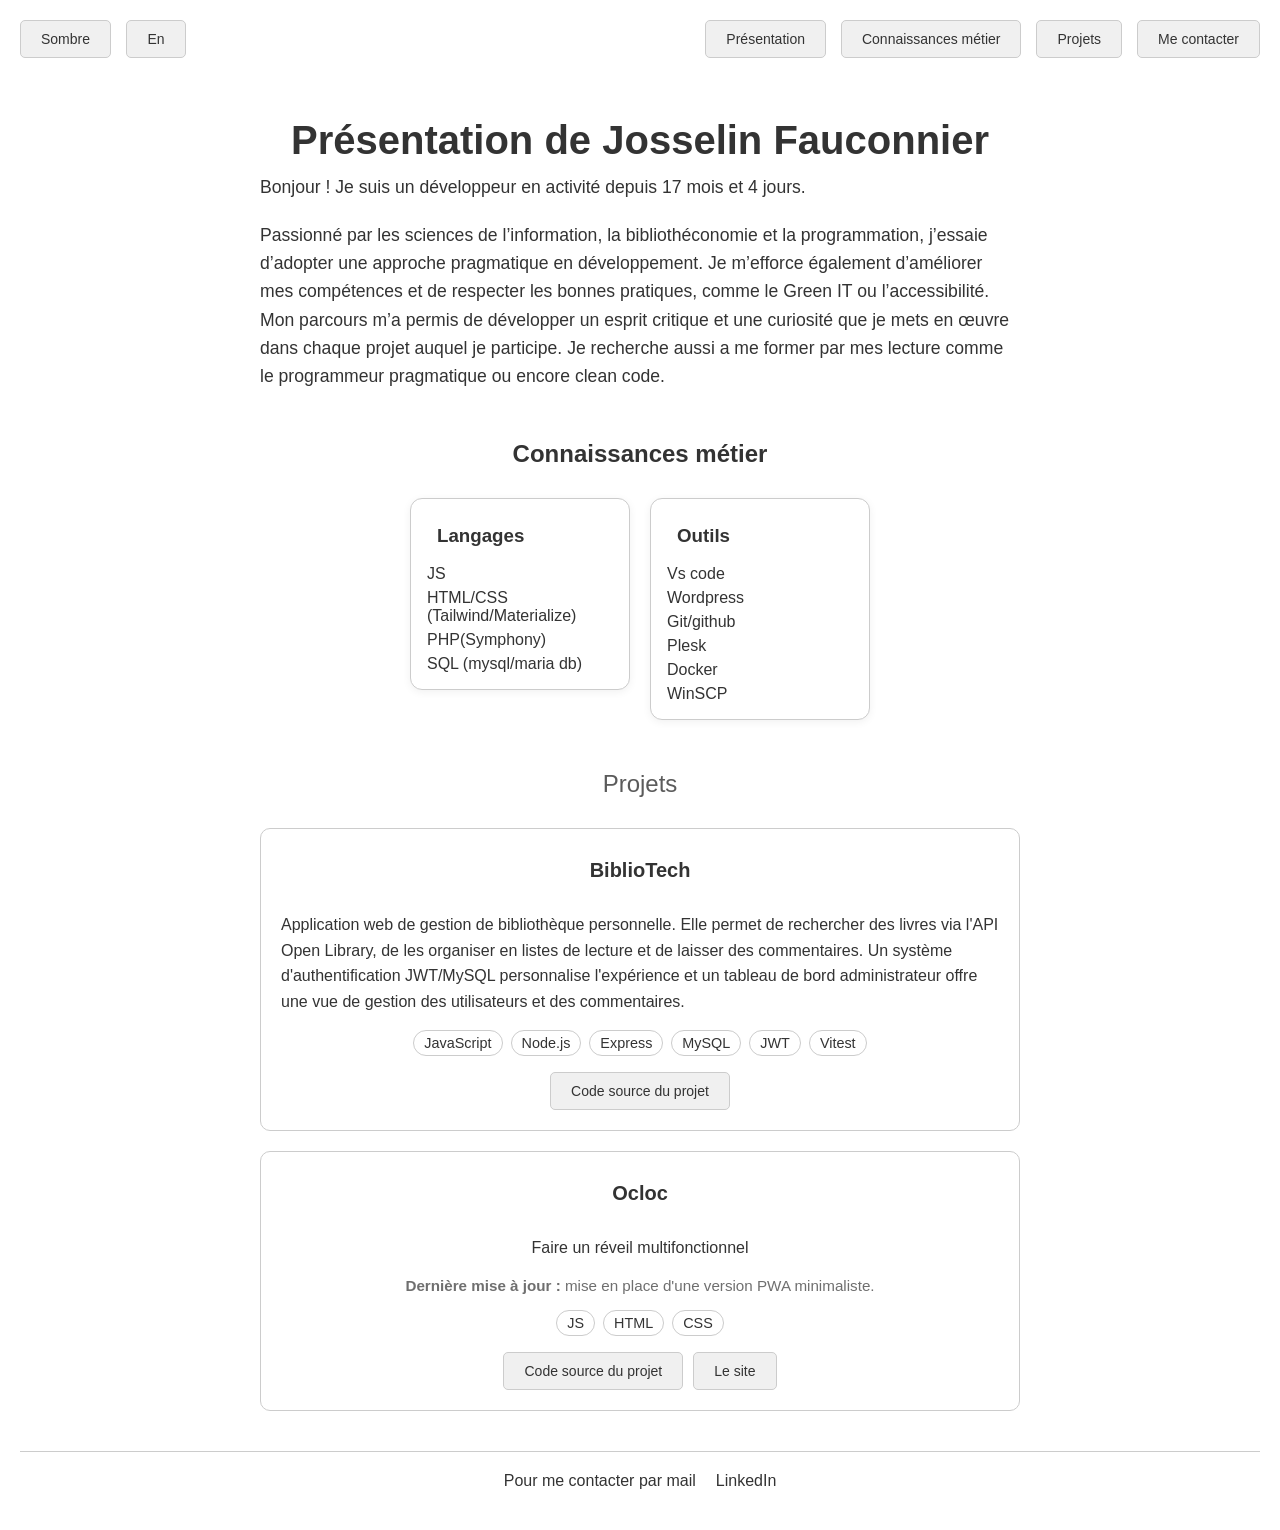
<file: index.html>
<!DOCTYPE html>
<html lang="fr">

<head>
    <meta charset="UTF-8">
    <meta name="viewport" content="width=device-width, initial-scale=1.0">
    <meta name="description" content="Porfolio de Josselin Fauconnier.Developpeur junior en formation">
    <title>Portfolio de Josselin Fauconnier</title>
    <meta name="google-site-verification" content="D1kxhDJHa_PzBCedhtSoimTe4yJ8VvJnab_bUFdapzM">
    <link rel="canonical" href="https://josselin-fauconnier.fr/">
    <link rel="alternate" hreflang="fr" href="https://josselin-fauconnier.fr/">
    <link rel="alternate" hreflang="en" href="https://josselin-fauconnier.fr/en/">
    <link rel="alternate" hreflang="x-default" href="https://josselin-fauconnier.fr/">
    <link rel="stylesheet" href="style.css">
    <script type="application/ld+json">
    {
        "@context": "https://schema.org",
        "@type": "Person",
        "name": "Josselin Fauconnier",
        "url": "https://josselin-fauconnier.fr/",
        "jobTitle": "Développeur  web junior ",
        "description": "Développeur web passionné par la science de l'information et la bibliothéconomie , appliquant une approche pragmatique de la programmation.",
        "email": "mailto:fauconnierjosselin@yahoo.fr",
        "sameAs": [
            "https://www.linkedin.com/in/josselin-fauconnier-540231373/",
            "https://github.com/Josselin-Fauconnier"
        ],
        "knowsAbout": [
            "JavaScript",
            "HTML",
            "CSS",
            "PHP",
            "SQL",
            "WordPress",
            "Git",
            "WinSCP",
            "Docker"
        ]
    }
    </script>
</head>

<body>
    <a href="#main" class="skip-links">Va directement au contenue principal</a>
    <header>
        <nav>
            <div id="group-theme" role="group" aria-label="gestion thème et langue">
                <ul>
                    <li>
                        <button id="theme-toggle" class="theme-btn" aria-label="changer de thème"> Sombre</button>
                    </li>
                    <li>
                        <button id="language-toggle" class="language-btn" aria-label="changer de langue"
                            data-target="en/index.html">EN</button>
                    </li>
                </ul>
            </div>

            <div id="nav-site" role="navigation" aria-label="Navigation sur le site">
                <ul>
                    <li>
                        <a href="#me" class="nav-link">Présentation</a>
                    </li>
                    <li>
                        <a href="#skills" class="nav-link">Connaissances métier</a>
                    </li>
                    <li>
                        <a href="#project" class="nav-link">Projets</a>
                    </li>
                    <li>
                        <a href="#contact" class="nav-link">Me contacter</a>
                    </li>
                </ul>
            </div>
        </nav>
    </header>
    <main id="main" tabindex="-1">
        <section id="presentation" class="section">
            <h1 id="me">Présentation de Josselin Fauconnier</h1>

            <div class="presentation-content">
                <p>
                    Bonjour ! Je suis un développeur en activité depuis
                    <span id="activity-duration"></span>.
                </p>

                <p>
                    Passionné par les sciences de l’information, la bibliothéconomie et la programmation, j’essaie d’adopter une approche pragmatique en développement. Je m’efforce également d’améliorer mes compétences et de respecter les bonnes pratiques, comme le Green IT ou l’accessibilité. Mon parcours m’a permis de développer un esprit critique et une curiosité que je mets en œuvre dans chaque projet auquel je participe.
                    Je recherche aussi a me former par mes lecture comme le programmeur pragmatique ou encore clean code. 
                </p>
            </div>
        </section>



        <section id="work" class="section2">
            <h2 id="skills">Connaissances métier</h2>
            <div>
                <h3>Langages</h3>
                <ul>
                    <li>JS</li>
                    <li>HTML/CSS (Tailwind/Materialize)</li>
                    <li> PHP(Symphony)</li>
                    <li> SQL (mysql/maria db)</li>
                </ul>
            </div>
            <div>
                <h3>Outils</h3>
                <ul>
                    <li>Vs code</li>
                    <li>Wordpress</li>
                    <li>Git/github</li>
                    <li>Plesk</li>
                    <li>Docker</li>
                    <li>WinSCP</li>
                </ul>
            </div>
           
        </section>


        <section id="project" class="section">
            <h2>Projets</h2>

            <article class="project-card">
                <header class="project-header">
                    <h3 class="project-name">BiblioTech</h3>
                </header>

                <p class="project-desc">
                    Application web de gestion de bibliothèque personnelle. Elle permet de rechercher des livres via
                    l'API Open Library, de les organiser en listes de lecture et de laisser des commentaires. Un
                    système d'authentification JWT/MySQL personnalise l'expérience et un tableau de bord
                    administrateur offre une vue de gestion des utilisateurs et des commentaires.
                </p>

                <ul class="project-tags" aria-label="technologies utilisées">
                    <li>JavaScript</li>
                    <li>Node.js</li>
                    <li>Express</li>
                    <li>MySQL</li>
                    <li>JWT</li>
                    <li>Vitest</li>
                </ul>

                <div class="project-actions">
                    <a class="theme-btn" href="https://github.com/Josselin-Fauconnier/bibliotech" target="_blank"
                        rel="noopener"> Code source du projet</a>
                </div>
            </article>

            <article class="project-card">
                <header class="project-header">
                    <h3 class="project-name">Ocloc</h3>
                </header>

                <p class="project-desc">
                    Faire un réveil multifonctionnel
                </p>

                <p class="project-date">
                    <strong>Dernière mise à jour :</strong> mise en place d'une version PWA minimaliste.
                </p>

                <ul class="project-tags" aria-label="technologies utilisés">
                    <li>JS</li>
                    <li>HTML</li>
                    <li>CSS</li>
                </ul>

                <div class="project-actions">
                    <a class="theme-btn" href="https://github.com/Josselin-Fauconnier/oclock" target="_blank"
                        rel="noopener"> Code source du projet</a>
                    <a class="theme-btn" href="https://josselin-fauconnier.fr/oclock/"
                        target="_blank" rel="noopener"> Le site</a>
                </div>
            </article>
        </section>

    </main>

    <footer id="contact">
        <nav class="contact-links" aria-label="Liens de contact">
            <a href="mailto:fauconnierjosselin@yahoo.fr">Pour me contacter par mail</a>
            <a href="https://www.linkedin.com/in/josselin-fauconnier-540231373/" target="_blank"  rel="noopener">LinkedIn</a>
        </nav>
    </footer>

    <script src="JS/script.js"></script>
    <script src="JS/data_trad.js"></script>
    <script src="JS/class.js"></script>
</body>

</html>
</file>
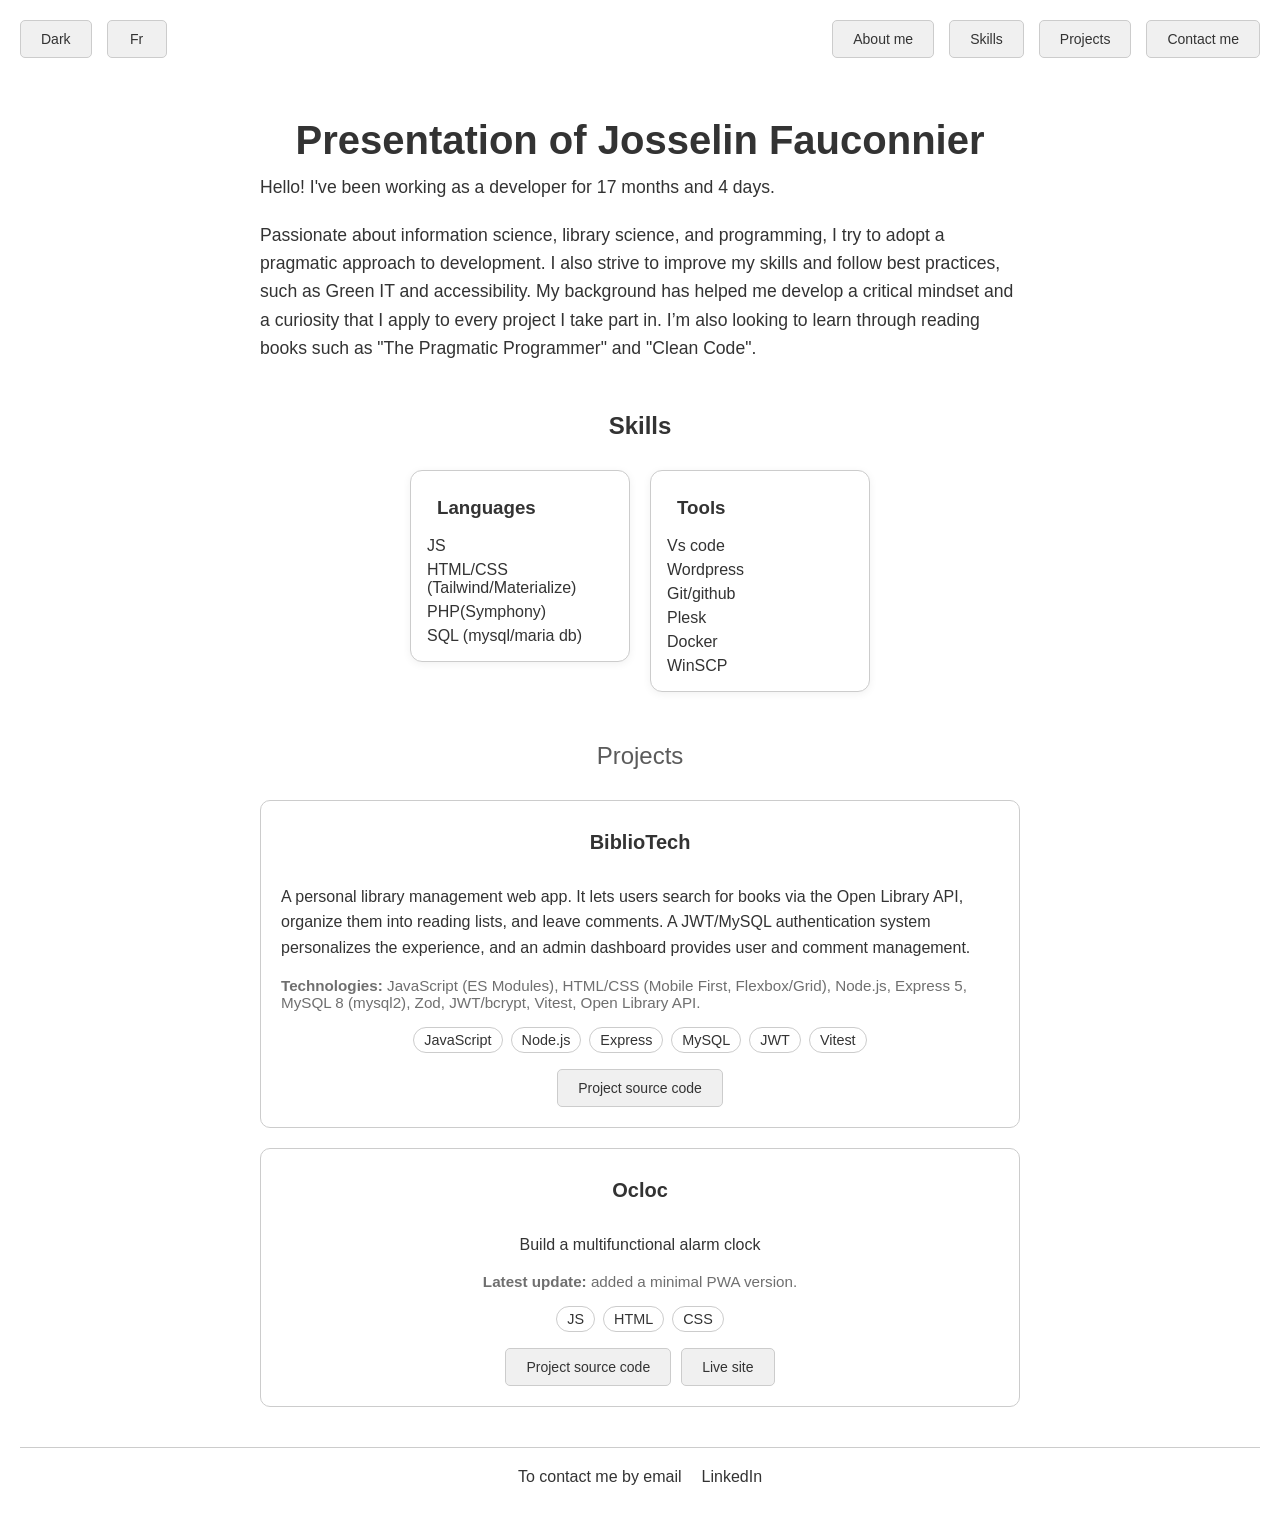
<file: en/index.html>
<!DOCTYPE html>
<html lang="en">

<head>
    <meta charset="UTF-8">
    <meta name="viewport" content="width=device-width, initial-scale=1.0">
    <meta name="description" content="Portfolio of Josselin Fauconnier. Junior developer in training">
    <title>Portfolio of Josselin Fauconnier</title>
    <link rel="canonical" href="https://josselin-fauconnier.fr/en/">
    <link rel="alternate" hreflang="en" href="https://josselin-fauconnier.fr/en/">
    <link rel="alternate" hreflang="fr" href="https://josselin-fauconnier.fr/">
    <link rel="alternate" hreflang="x-default" href="https://josselin-fauconnier.fr/">
    <link rel="stylesheet" href="../style.css">
    <script type="application/ld+json">
    {
        "@context": "https://schema.org",
        "@type": "Person",
        "name": "Josselin Fauconnier",
        "url": "https://josselin-fauconnier.fr/en/",
        "jobTitle": "Junior developer ",
        "description": "Web developer passionate about information science, library science,  applying a pragmatic approach to programming.",
        "email": "mailto:fauconnierjosselin@yahoo.fr",
        "sameAs": [
            "https://www.linkedin.com/in/josselin-fauconnier-540231373/",
            "https://github.com/Josselin-Fauconnier"
        ],
        "knowsAbout": [
            "JavaScript",
            "HTML",
            "CSS",
            "PHP",
            "SQL",
            "WordPress",
            "Git",
            "WinSCP",
            "Docker"
        ]
    }
    </script>
</head>

<body>
    <a href="#main" class="skip-links">Skip to main content</a>
    <header>
        <nav>
            <div id="group-theme" role="group" aria-label="theme and language settings">
                <ul>
                    <li>
                        <button id="theme-toggle" class="theme-btn" aria-label="switch theme"> Dark</button>
                    </li>
                    <li>
                        <button id="language-toggle" class="language-btn" aria-label="change language"
                            data-target="../index.html">FR</button>
                    </li>
                </ul>
            </div>

            <div id="nav-site" role="navigation" aria-label="Site navigation">
                <ul>
                    <li>
                        <a href="#me" class="nav-link">About me</a>
                    </li>
                    <li>
                        <a href="#skills" class="nav-link">Skills</a>
                    </li>
                    <li>
                        <a href="#project" class="nav-link">Projects</a>
                    </li>
                    <li>
                        <a href="#contact" class="nav-link">Contact me</a>
                    </li>
                </ul>
            </div>
        </nav>
    </header>
    <main id="main" tabindex="-1">
        <section id="presentation" class="section">
            <h1 id="me">Presentation of Josselin Fauconnier</h1>

            <div class="presentation-content">
                <p>
                    Hello! I've been working as a developer for
                    <span id="activity-duration"></span>.
                </p>

                <p>
                    Passionate about information science, library science, and programming, I try to adopt a
                    pragmatic approach to development. I also strive to improve my skills and follow best practices,
                    such as Green IT and accessibility. My background has helped me develop a critical mindset and a
                    curiosity that I apply to every project I take part in.
                    I’m also looking to learn through reading books such as "The Pragmatic Programmer" and "Clean Code".
                </p>
            </div>
        </section>



        <section id="work" class="section2">
            <h2 id="skills">Skills</h2>
            <div>
                <h3>Languages</h3>
                <ul>
                    <li>JS</li>
                    <li>HTML/CSS (Tailwind/Materialize)</li>
                    <li> PHP(Symphony)</li>
                    <li> SQL (mysql/maria db)</li>
                </ul>
            </div>
            <div>
                <h3>Tools</h3>
                <ul>
                    <li>Vs code</li>
                    <li>Wordpress</li>
                    <li>Git/github</li>
                    <li>Plesk</li>
                    <li>Docker</li>
                    <li>WinSCP</li>
                </ul>
            </div>
        </section>


        <section id="project" class="section">
            <h2>Projects</h2>

            <article class="project-card">
                <header class="project-header">
                    <h3 class="project-name">BiblioTech</h3>
                </header>

                <p class="project-desc">
                    A personal library management web app. It lets users search for books via the Open Library API,
                    organize them into reading lists, and leave comments. A JWT/MySQL authentication system
                    personalizes the experience, and an admin dashboard provides user and comment management.
                </p>

                <p class="project-date">
                    <strong>Technologies:</strong> JavaScript (ES Modules), HTML/CSS (Mobile First, Flexbox/Grid),
                    Node.js, Express 5, MySQL 8 (mysql2), Zod, JWT/bcrypt, Vitest, Open Library API.
                </p>

                <ul class="project-tags" aria-label="technologies used">
                    <li>JavaScript</li>
                    <li>Node.js</li>
                    <li>Express</li>
                    <li>MySQL</li>
                    <li>JWT</li>
                    <li>Vitest</li>
                </ul>

                <div class="project-actions">
                    <a class="theme-btn" href="https://github.com/Josselin-Fauconnier/bibliotech" target="_blank"
                        rel="noopener"> Project source code</a>
                </div>
            </article>

            <article class="project-card">
                <header class="project-header">
                    <h3 class="project-name">Ocloc</h3>
                </header>

                <p class="project-desc">
                    Build a multifunctional alarm clock
                </p>

                <p class="project-date">
                    <strong>Latest update:</strong> added a minimal PWA version.
                </p>

                <ul class="project-tags" aria-label="technologies used">
                    <li>JS</li>
                    <li>HTML</li>
                    <li>CSS</li>
                </ul>

                <div class="project-actions">
                    <a class="theme-btn" href="https://github.com/Josselin-Fauconnier/oclock" target="_blank"
                        rel="noopener"> Project source code</a>
                    <a class="theme-btn" href="https://josselin-fauconnier.fr/oclock/"
                        target="_blank" rel="noopener"> Live site</a>
                </div>
            </article>
        </section>

    </main>

    <footer id="contact">
        <nav class="contact-links" aria-label="Contact links">
            <a href="mailto:fauconnierjosselin@yahoo.fr">To contact me by email </a>
            <a href="https://www.linkedin.com/in/josselin-fauconnier-540231373/" target="_blank" rel="noopener">LinkedIn</a>
        </nav>
    </footer>

    <script src="../JS/script.js"></script>
    <script src="../JS/data_trad.js"></script>
    <script src="../JS/class.js"></script>
</body>

</html>
</file>
<file: style.css>
* {
    margin: 0;
    padding: 0;
    box-sizing: border-box;
}

:root {
    --bg-color: #ffffff;
    --text-color: #333333;
    --button-bg: #f0f0f0;
    --button-text: #333333;
    --button-border: #cccccc;

    
    --dark-bg: #1a1a1a;
    --dark-text: #ffffff;
    --dark-button-bg: #333333;
    --dark-button-text: #ffffff;
    --dark-button-border: #555555;
    --dark-nav-link-bg: #3a3a3a;
    --dark-nav-link-border: #999999;
    --dark-nav-link-text: #ffffff;
}


@media (prefers-color-scheme: dark) {
    :root {
        --bg-color: var(--dark-bg);
        --text-color: var(--dark-text);
        --button-bg: var(--dark-button-bg);
        --button-text: var(--dark-button-text);
        --button-border: var(--dark-button-border);
    }
}

/* Préference accessibilité */
@media (prefers-reduced-motion: reduce) {
    * {
        animation-duration: 0.01ms !important;
        transition-duration: 0.01ms !important;
        scroll-behavior: auto !important;
    }
}

.skip-links {
  position: absolute;
  left: 50%;
  transform: translateX(-50%) translateY(-100%);
  background: #000;
  color: #fff;
  padding: 8px 16px;
  z-index: 100;
  clip-path: inset(100%) ;
  transition: transform 0.2s ease-in-out, clip-path 0.2s ease-in-out;
}

.skip-links:focus-visible {
  transform: translateX(-50%) translateY(0);
  outline: 3px solid #4a90e2;
  outline-offset: 2px;
  clip-path: inset(0);
}

[data-theme="light"] {
    --bg-color: #ffffff;
    --text-color: #333333;
    --button-bg: #f0f0f0;
    --button-text: #333333;
    --button-border: #cccccc;
}


[data-theme="dark"] {
    --bg-color: var(--dark-bg);
    --text-color: var(--dark-text);
    --button-bg: var(--dark-button-bg);
    --button-text: var(--dark-button-text);
    --button-border: var(--dark-button-border);
}

[data-theme="dark"] .nav-link,
[data-theme="dark"] .nav-link:visited {
    background-color: var(--dark-nav-link-bg);
    border-color: var(--dark-nav-link-border);
    color: var(--dark-nav-link-text);
}



@media (prefers-color-scheme: dark) {
    .nav-link,
    .nav-link:visited {
        background-color: var(--dark-nav-link-bg);
        border-color: var(--dark-nav-link-border);
        color: var(--dark-nav-link-text);
    }
}



body {
    background-color: var(--bg-color);
    color: var(--text-color);
    font-family: Arial, sans-serif;
    min-height: 100vh;
    padding: 20px;
    transition: background-color 0.3s ease, color 0.3s ease;
}


header {
    margin-bottom: 20px;
}

nav {
    display: flex;
    justify-content: space-between;
    align-items: center;
}

#group-theme ul,
#nav-site ul {
    list-style: none;
    padding: 0;
    margin: 0;
    display: flex;
    gap: 15px;
}


nav li {
    display: inline;
}

li {
    list-style: none;
}



h3 {

    padding: 10px;
}

a {
    text-decoration: none;
}


.theme-btn,
.language-btn {
    background-color: var(--button-bg);
    color: var(--button-text);
    border: 1px solid var(--button-border);
    padding: 10px 20px;
    cursor: pointer;
    border-radius: 5px;
    font-size: 14px;
    min-width: 60px;
    transition: all 0.3s ease;
}


.theme-btn:empty,
.language-btn:empty {
    opacity: 0.7;
}

.theme-btn:hover,
.language-btn:hover {
    opacity: 0.8;
    transform: translateY(-1px);
}


.theme-btn:focus,
.language-btn:focus {
    outline: 2px solid #007acc;
    outline-offset: 2px;
}


.nav-link {
    background-color: var(--button-bg);
    color: var(--text-color);
    border: 1px solid var(--button-border);
    padding: 10px 20px;
    border-radius: 5px;
    font-size: 14px;
    display: inline-block;
    transition: all 0.3s ease;
    text-decoration: none;
}

.nav-link:hover {
    opacity: 0.8;
    transform: translateY(-1px);
}

.nav-link:focus {
    outline: 2px solid #007acc;
    outline-offset: 2px;
}





.section {
    max-width: 800px;
    margin: 0 auto;
    padding: 40px 20px;
}




.section2 {
    display: grid;
    grid-template-columns: repeat(2, minmax(0, 1fr));
    gap: 20px;
    align-items: start;
    justify-items: stretch;
    max-width: 500px;
    margin: 0 auto;
    padding: 10px 20px;
}


.section2>h2 {
    grid-column: 1 / -1;
    margin-bottom: 10px;
    text-align: center;
}


.section2>div {
    border: 1px solid var(--button-border);
    border-radius: 12px;
    padding: 16px;
    background: var(--bg-color);
    box-shadow: 0 2px 8px rgba(0, 0, 0, 0.06);
    height: auto;
    text-align: left;
    overflow-wrap: anywhere;
}

.section2 h3 {
    margin-bottom: 8px;
}

.section2 ul {
    padding-left: 0;
}

.section2 li+li {
    margin-top: 6px;
}



.section h1 {
    font-size: 2.5rem;
    margin-bottom: 10px;
    text-align: center;
}

.section h2 {
    font-size: 1.5rem;
    margin-bottom: 30px;
    text-align: center;
    opacity: 0.8;
    font-weight: normal;
}


.presentation-content {
    line-height: 1.6;
    font-size: 1.1rem;
}

.presentation-content p {
    margin-bottom: 20px;
    text-align: left;
}

.presentation-content p:last-child {
    margin-bottom: 0;
}

/* Partie présentation projet */


.project-card {
    display: flex;
    flex-direction: column;
    align-items: center;
    border: 1px solid var(--button-border);
    border-radius: 10px;
    padding: 20px;
    max-width: 800px;
    margin: 0 auto;
}

.project-card + .project-card {
    margin-top: 20px;
}

.project-header {
    margin-bottom: 10px;
}

.project-name {
    font-size: 1.25rem;
}

.project-date {
    opacity: 0.7;
    font-size: 0.95rem;
    margin: 0 0 16px;
    text-align: left;
}

.project-desc {
    line-height: 1.6;
    margin: 10px 0 16px;
    text-align: left;
}

.project-tags {
    display: flex;
    gap: 8px;
    flex-wrap: wrap;
    margin: 0 0 16px;
}

.project-tags li {
    border: 1px solid var(--button-border);
    border-radius: 999px;
    padding: 4px 10px;
    font-size: 0.9rem;
}

.project-actions {
    display: flex;
    gap: 10px;
    flex-wrap: wrap;
}



footer {
    text-align: center;
    padding: 20px;
    border-top: 1px solid var(--button-border);
}

.contact-links {
    display: flex;
    justify-content: center;
    gap: 20px;
    flex-wrap: wrap;
}

.contact-links a {
    color: var(--text-color);
    text-decoration: none;
    font-weight: 500;
    transition: opacity 0.2s;
}

.contact-links a:hover {
    opacity: 0.7;
}

@media (max-width: 768px) {
    body {
        padding: 10px;
    }

    nav {
        flex-direction: column;
        gap: 20px;
    }

    #nav-site li {
        display: block;

    }


    #group-theme ul {
        justify-content: center;
        gap: 10px;
    }

    #nav-site {
        width: 100%;
    }

    #nav-site ul {
        display: grid;
        grid-template-columns: 1fr 1fr;
        grid-template-rows: 1fr 1fr;
        gap: 10px;
        width: 100%;
    }

    .theme-btn,
    .language-btn {
        padding: 8px 16px;
        font-size: 12px;
        min-width: 50px;
        width: 100%;
    }

    .project-actions .theme-btn {
        width: auto;
        flex: 1 1 auto;
    }

    .nav-link {
        padding: 8px 16px;
        font-size: 12px;
        min-width: 180px;
        text-align: center;
        display: block;
    }

    .section {
        padding: 20px 15px;
    }

    .section h1 {
        font-size: 2rem;
    }

    .section h2 {
        font-size: 1.3rem;
    }

    .section2 {
        grid-template-columns: 1fr;
        padding: 0 10px;
    }

    .section2>h2 {
        margin-bottom: 6px;
    }


    .presentation-content {
        font-size: 1rem;
    }
}

@media (min-width: 769px) and (max-width: 900px){
    nav{
        flex-direction: column;
    }

    .nav-link{
        min-width: 180px ;
        text-align: center;
    }

    #nav-site ul {
        display: grid;
        grid-template-columns: 1fr 1fr;
        grid-template-rows: 1fr 1fr;
        padding: 15px;
    }

    

}
</file>
